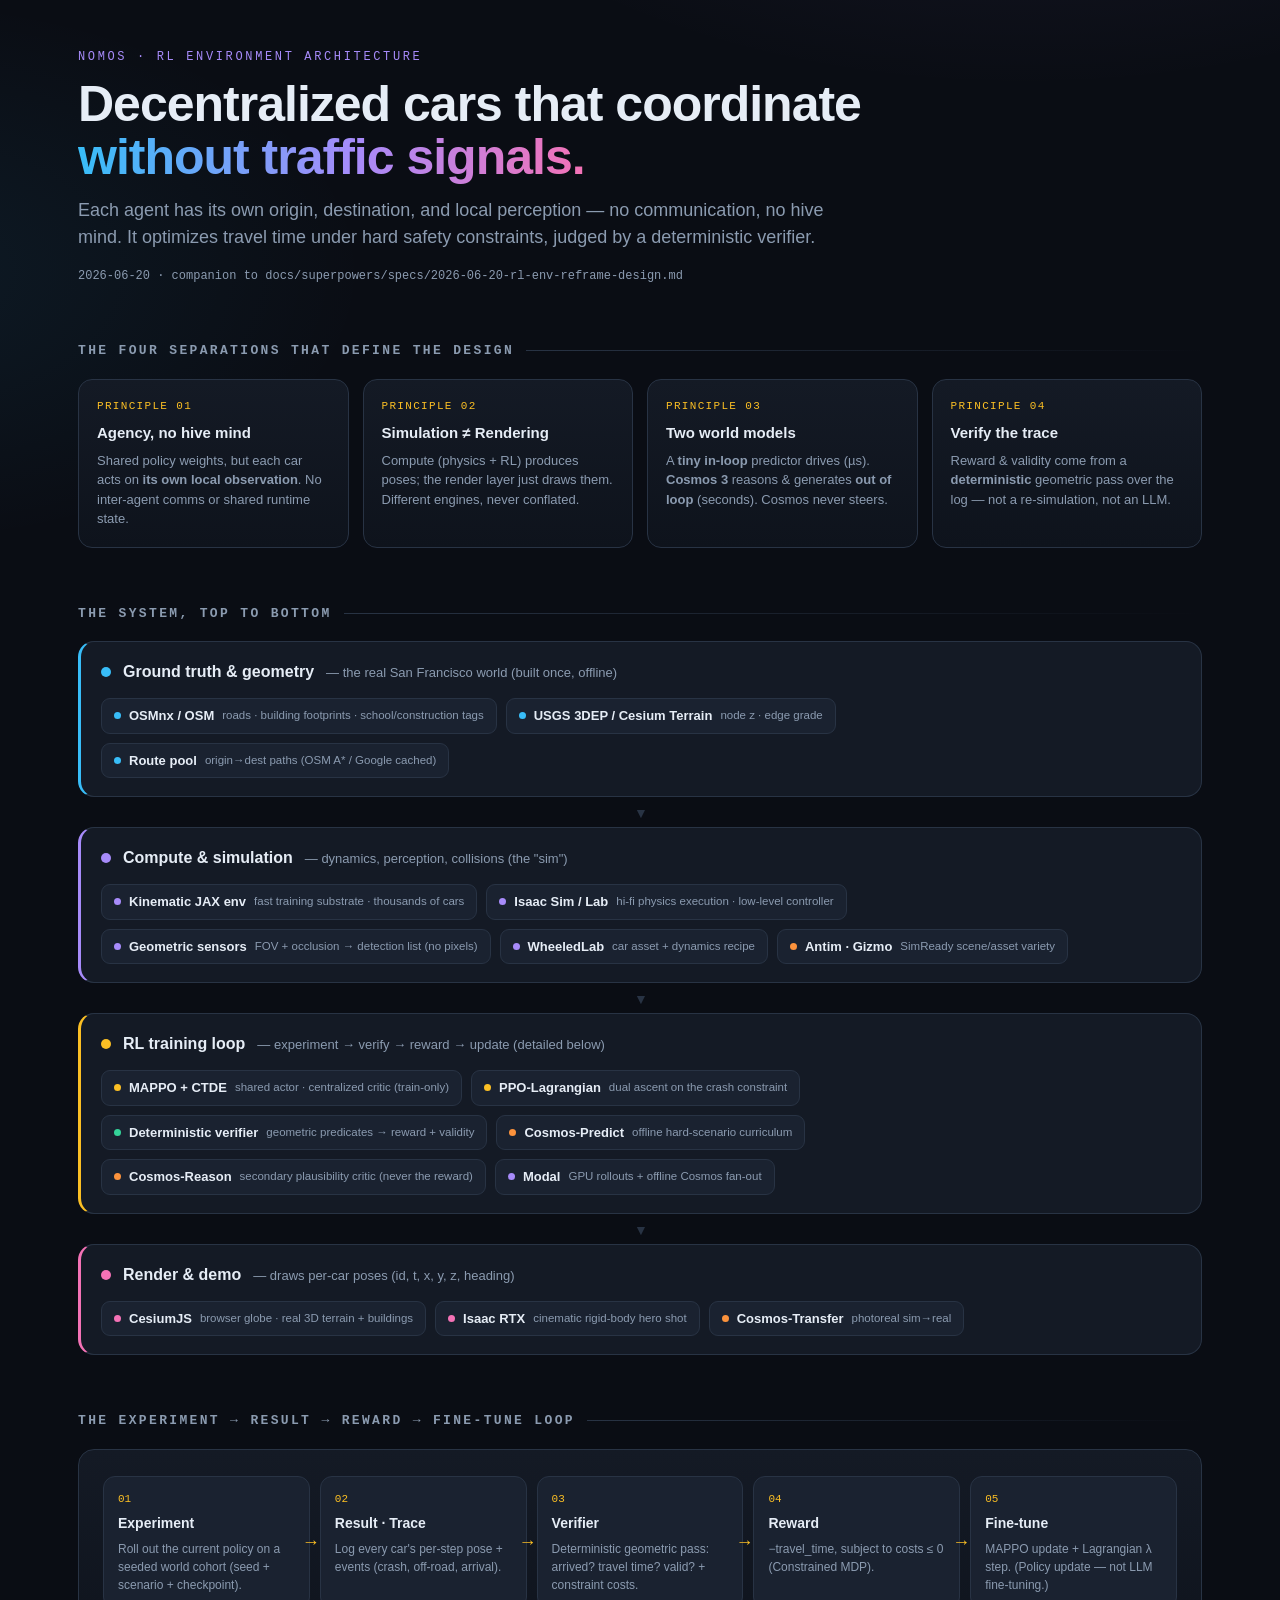
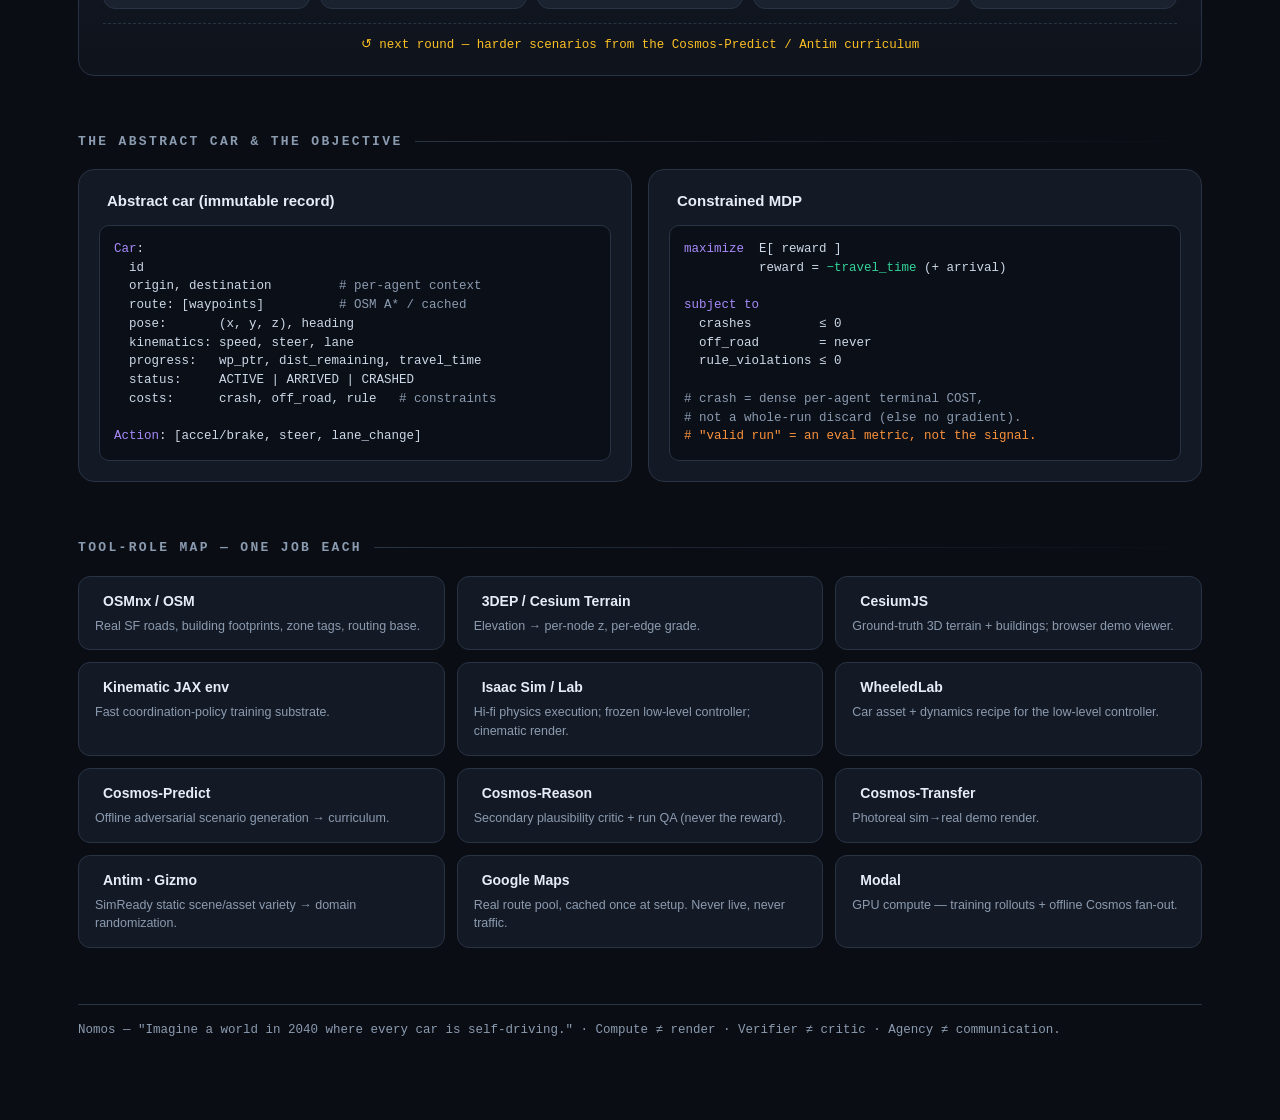
<file: docs/architecture.html>
<!DOCTYPE html>
<html lang="en">
<head>
<meta charset="UTF-8" />
<meta name="viewport" content="width=device-width, initial-scale=1.0" />
<title>Nomos — RL Environment Architecture</title>
<style>
  :root {
    --bg: #0a0d14;
    --bg2: #0e131c;
    --card: #141a25;
    --card2: #1a2230;
    --ink: #e6edf6;
    --muted: #8b9bb0;
    --line: #283344;
    --data: #38bdf8;     /* ground truth / geometry */
    --sim: #a78bfa;      /* compute / sim */
    --loop: #fbbf24;     /* rl loop */
    --verify: #34d399;   /* verifier */
    --render: #f472b6;   /* render / demo */
    --cosmos: #fb923c;   /* foundation models */
    --mono: ui-monospace, SFMono-Regular, "SF Mono", Menlo, Consolas, monospace;
  }
  * { box-sizing: border-box; }
  body {
    margin: 0;
    font-family: -apple-system, BlinkMacSystemFont, "Segoe UI", Roboto, Helvetica, Arial, sans-serif;
    color: var(--ink);
    background:
      radial-gradient(1100px 600px at 80% -10%, rgba(167,139,250,.10), transparent 60%),
      radial-gradient(900px 500px at -10% 10%, rgba(56,189,248,.08), transparent 55%),
      var(--bg);
    line-height: 1.5;
    -webkit-font-smoothing: antialiased;
  }
  .wrap { max-width: 1180px; margin: 0 auto; padding: 48px 28px 80px; }

  header.hero { margin-bottom: 40px; }
  .eyebrow {
    font-family: var(--mono); font-size: 12px; letter-spacing: .22em;
    text-transform: uppercase; color: var(--sim); margin: 0 0 12px;
  }
  h1 { font-size: clamp(30px, 4.4vw, 50px); line-height: 1.05; margin: 0 0 14px; font-weight: 800; letter-spacing: -.02em; }
  h1 .accent { background: linear-gradient(90deg, var(--data), var(--sim) 55%, var(--render)); -webkit-background-clip: text; background-clip: text; color: transparent; }
  .lede { color: var(--muted); font-size: 18px; max-width: 760px; margin: 0; }
  .meta { font-family: var(--mono); font-size: 12px; color: var(--muted); margin-top: 16px; }

  h2 {
    font-size: 13px; font-family: var(--mono); letter-spacing: .18em; text-transform: uppercase;
    color: var(--muted); margin: 56px 0 18px; display: flex; align-items: center; gap: 12px;
  }
  h2::after { content: ""; flex: 1; height: 1px; background: linear-gradient(90deg, var(--line), transparent); }

  /* principles strip */
  .principles { display: grid; grid-template-columns: repeat(4, 1fr); gap: 14px; }
  .pr {
    background: linear-gradient(180deg, var(--card), var(--bg2));
    border: 1px solid var(--line); border-radius: 14px; padding: 18px;
  }
  .pr .tag { font-family: var(--mono); font-size: 11px; letter-spacing: .12em; text-transform: uppercase; color: var(--loop); }
  .pr h3 { font-size: 15px; margin: 8px 0 6px; }
  .pr p { font-size: 13px; color: var(--muted); margin: 0; }

  /* layered stack */
  .stack { display: flex; flex-direction: column; gap: 0; }
  .layer {
    background: var(--card); border: 1px solid var(--line); border-radius: 16px;
    padding: 18px 20px; position: relative;
  }
  .layer + .layer { margin-top: 30px; }
  .layer::before {
    content: "▼"; position: absolute; top: -25px; left: 50%; transform: translateX(-50%);
    color: var(--line); font-size: 14px;
  }
  .layer:first-child::before { content: none; }
  .layer-head { display: flex; align-items: baseline; gap: 12px; margin-bottom: 14px; }
  .layer-head .dot { width: 10px; height: 10px; border-radius: 50%; flex: none; }
  .layer-head .name { font-weight: 700; font-size: 16px; }
  .layer-head .role { color: var(--muted); font-size: 13px; }
  .chips { display: flex; flex-wrap: wrap; gap: 9px; }
  .chip {
    font-size: 13px; padding: 7px 12px; border-radius: 9px;
    background: var(--card2); border: 1px solid var(--line); color: var(--ink);
    display: inline-flex; align-items: center; gap: 8px;
  }
  .chip b { font-weight: 600; }
  .chip small { color: var(--muted); font-size: 11.5px; }
  .chip .led { width: 7px; height: 7px; border-radius: 50%; flex: none; }

  .L-data  { border-left: 3px solid var(--data); }
  .L-sim   { border-left: 3px solid var(--sim); }
  .L-loop  { border-left: 3px solid var(--loop); }
  .L-render{ border-left: 3px solid var(--render); }
  .d-data{background:var(--data);} .d-sim{background:var(--sim);}
  .d-loop{background:var(--loop);} .d-render{background:var(--render);}
  .d-cosmos{background:var(--cosmos);} .d-verify{background:var(--verify);}

  /* rl loop pipeline */
  .loopwrap { background: linear-gradient(180deg, var(--card), var(--bg2)); border: 1px solid var(--line); border-radius: 16px; padding: 26px 24px 20px; }
  .pipe { display: grid; grid-template-columns: repeat(5, 1fr); gap: 10px; align-items: stretch; }
  .stage { background: var(--card2); border: 1px solid var(--line); border-radius: 12px; padding: 14px; position: relative; }
  .stage .n { font-family: var(--mono); font-size: 11px; color: var(--loop); }
  .stage h4 { margin: 6px 0 6px; font-size: 14px; }
  .stage p { margin: 0; font-size: 12px; color: var(--muted); }
  .pipe .stage:not(:last-child)::after {
    content: "→"; position: absolute; right: -11px; top: 50%; transform: translateY(-50%);
    color: var(--loop); font-size: 18px; z-index: 2;
  }
  .return {
    margin-top: 14px; text-align: center; font-size: 12.5px; color: var(--loop);
    font-family: var(--mono); border-top: 1px dashed var(--line); padding-top: 12px;
  }

  /* two-column: car model + cmdp */
  .duo { display: grid; grid-template-columns: 1fr 1fr; gap: 16px; }
  .panel { background: var(--card); border: 1px solid var(--line); border-radius: 16px; padding: 20px; }
  .panel h3 { margin: 0 0 12px; font-size: 15px; display: flex; align-items: center; gap: 8px; }
  pre {
    margin: 0; font-family: var(--mono); font-size: 12.5px; color: #cdd9e8;
    background: #0b0f17; border: 1px solid var(--line); border-radius: 10px; padding: 14px; overflow-x: auto;
  }
  .key { color: var(--sim); } .str { color: var(--verify); } .cmt { color: var(--muted); } .warn { color: var(--cosmos); }

  /* tool grid */
  .tools { display: grid; grid-template-columns: repeat(3, 1fr); gap: 12px; }
  .tool { background: var(--card); border: 1px solid var(--line); border-radius: 12px; padding: 14px 16px; }
  .tool .t { font-weight: 700; font-size: 14px; display: flex; align-items: center; gap: 8px; }
  .tool .j { color: var(--muted); font-size: 12.5px; margin-top: 5px; }

  footer { margin-top: 56px; color: var(--muted); font-size: 12.5px; font-family: var(--mono); border-top: 1px solid var(--line); padding-top: 16px; }

  @media (max-width: 900px) {
    .principles, .tools { grid-template-columns: 1fr 1fr; }
    .pipe { grid-template-columns: 1fr; }
    .pipe .stage:not(:last-child)::after { content: "↓"; right: 50%; top: auto; bottom: -16px; transform: translateX(50%); }
    .duo { grid-template-columns: 1fr; }
  }
  @media (max-width: 560px) { .principles, .tools { grid-template-columns: 1fr; } }
</style>
</head>
<body>
<div class="wrap">

  <header class="hero">
    <p class="eyebrow">Nomos · RL Environment Architecture</p>
    <h1>Decentralized cars that coordinate<br><span class="accent">without traffic signals.</span></h1>
    <p class="lede">Each agent has its own origin, destination, and local perception — no communication, no hive mind. It optimizes travel time under hard safety constraints, judged by a deterministic verifier.</p>
    <p class="meta">2026-06-20 · companion to docs/superpowers/specs/2026-06-20-rl-env-reframe-design.md</p>
  </header>

  <!-- PRINCIPLES -->
  <h2>The four separations that define the design</h2>
  <div class="principles">
    <div class="pr">
      <div class="tag">Principle 01</div>
      <h3>Agency, no hive mind</h3>
      <p>Shared policy weights, but each car acts on <b>its own local observation</b>. No inter-agent comms or shared runtime state.</p>
    </div>
    <div class="pr">
      <div class="tag">Principle 02</div>
      <h3>Simulation ≠ Rendering</h3>
      <p>Compute (physics + RL) produces poses; the render layer just draws them. Different engines, never conflated.</p>
    </div>
    <div class="pr">
      <div class="tag">Principle 03</div>
      <h3>Two world models</h3>
      <p>A <b>tiny in-loop</b> predictor drives (µs). <b>Cosmos 3</b> reasons & generates <b>out of loop</b> (seconds). Cosmos never steers.</p>
    </div>
    <div class="pr">
      <div class="tag">Principle 04</div>
      <h3>Verify the trace</h3>
      <p>Reward & validity come from a <b>deterministic</b> geometric pass over the log — not a re-simulation, not an LLM.</p>
    </div>
  </div>

  <!-- SYSTEM STACK -->
  <h2>The system, top to bottom</h2>
  <div class="stack">

    <div class="layer L-data">
      <div class="layer-head"><span class="dot d-data"></span><span class="name">Ground truth &amp; geometry</span><span class="role">— the real San Francisco world (built once, offline)</span></div>
      <div class="chips">
        <span class="chip"><span class="led d-data"></span><b>OSMnx / OSM</b><small>roads · building footprints · school/construction tags</small></span>
        <span class="chip"><span class="led d-data"></span><b>USGS 3DEP / Cesium Terrain</b><small>node z · edge grade</small></span>
        <span class="chip"><span class="led d-data"></span><b>Route pool</b><small>origin→dest paths (OSM A* / Google cached)</small></span>
      </div>
    </div>

    <div class="layer L-sim">
      <div class="layer-head"><span class="dot d-sim"></span><span class="name">Compute &amp; simulation</span><span class="role">— dynamics, perception, collisions (the "sim")</span></div>
      <div class="chips">
        <span class="chip"><span class="led d-sim"></span><b>Kinematic JAX env</b><small>fast training substrate · thousands of cars</small></span>
        <span class="chip"><span class="led d-sim"></span><b>Isaac Sim / Lab</b><small>hi-fi physics execution · low-level controller</small></span>
        <span class="chip"><span class="led d-sim"></span><b>Geometric sensors</b><small>FOV + occlusion → detection list (no pixels)</small></span>
        <span class="chip"><span class="led d-sim"></span><b>WheeledLab</b><small>car asset + dynamics recipe</small></span>
        <span class="chip"><span class="led d-cosmos"></span><b>Antim · Gizmo</b><small>SimReady scene/asset variety</small></span>
      </div>
    </div>

    <div class="layer L-loop">
      <div class="layer-head"><span class="dot d-loop"></span><span class="name">RL training loop</span><span class="role">— experiment → verify → reward → update (detailed below)</span></div>
      <div class="chips">
        <span class="chip"><span class="led d-loop"></span><b>MAPPO + CTDE</b><small>shared actor · centralized critic (train-only)</small></span>
        <span class="chip"><span class="led d-loop"></span><b>PPO-Lagrangian</b><small>dual ascent on the crash constraint</small></span>
        <span class="chip"><span class="led d-verify"></span><b>Deterministic verifier</b><small>geometric predicates → reward + validity</small></span>
        <span class="chip"><span class="led d-cosmos"></span><b>Cosmos-Predict</b><small>offline hard-scenario curriculum</small></span>
        <span class="chip"><span class="led d-cosmos"></span><b>Cosmos-Reason</b><small>secondary plausibility critic (never the reward)</small></span>
        <span class="chip"><span class="led d-sim"></span><b>Modal</b><small>GPU rollouts + offline Cosmos fan-out</small></span>
      </div>
    </div>

    <div class="layer L-render">
      <div class="layer-head"><span class="dot d-render"></span><span class="name">Render &amp; demo</span><span class="role">— draws per-car poses (id, t, x, y, z, heading)</span></div>
      <div class="chips">
        <span class="chip"><span class="led d-render"></span><b>CesiumJS</b><small>browser globe · real 3D terrain + buildings</small></span>
        <span class="chip"><span class="led d-render"></span><b>Isaac RTX</b><small>cinematic rigid-body hero shot</small></span>
        <span class="chip"><span class="led d-cosmos"></span><b>Cosmos-Transfer</b><small>photoreal sim→real</small></span>
      </div>
    </div>

  </div>

  <!-- RL LOOP -->
  <h2>The experiment → result → reward → fine-tune loop</h2>
  <div class="loopwrap">
    <div class="pipe">
      <div class="stage"><div class="n">01</div><h4>Experiment</h4><p>Roll out the current policy on a seeded world cohort (seed + scenario + checkpoint).</p></div>
      <div class="stage"><div class="n">02</div><h4>Result · Trace</h4><p>Log every car's per-step pose + events (crash, off-road, arrival).</p></div>
      <div class="stage"><div class="n">03</div><h4>Verifier</h4><p>Deterministic geometric pass: arrived? travel time? valid? + constraint costs.</p></div>
      <div class="stage"><div class="n">04</div><h4>Reward</h4><p>−travel_time, subject to costs ≤ 0 (Constrained MDP).</p></div>
      <div class="stage"><div class="n">05</div><h4>Fine-tune</h4><p>MAPPO update + Lagrangian λ step. (Policy update — not LLM fine-tuning.)</p></div>
    </div>
    <div class="return">↺ next round — harder scenarios from the Cosmos-Predict / Antim curriculum</div>
  </div>

  <!-- CAR MODEL + CMDP -->
  <h2>The abstract car &amp; the objective</h2>
  <div class="duo">
    <div class="panel">
      <h3><span class="dot d-sim"></span>Abstract car (immutable record)</h3>
<pre><span class="key">Car</span>:
  id
  origin, destination         <span class="cmt"># per-agent context</span>
  route: [waypoints]          <span class="cmt"># OSM A* / cached</span>
  pose:       (x, y, z), heading
  kinematics: speed, steer, lane
  progress:   wp_ptr, dist_remaining, travel_time
  status:     ACTIVE | ARRIVED | CRASHED
  costs:      crash, off_road, rule   <span class="cmt"># constraints</span>

<span class="key">Action</span>: [accel/brake, steer, lane_change]</pre>
    </div>
    <div class="panel">
      <h3><span class="dot d-verify"></span>Constrained MDP</h3>
<pre><span class="key">maximize</span>  E[ reward ]
          reward = <span class="str">−travel_time</span> (+ arrival)

<span class="key">subject to</span>
  crashes         ≤ 0
  off_road        = never
  rule_violations ≤ 0

<span class="cmt"># crash = dense per-agent terminal COST,</span>
<span class="cmt"># not a whole-run discard (else no gradient).</span>
<span class="warn"># "valid run" = an eval metric, not the signal.</span></pre>
    </div>
  </div>

  <!-- TOOL MAP -->
  <h2>Tool-role map — one job each</h2>
  <div class="tools">
    <div class="tool"><div class="t"><span class="dot d-data"></span>OSMnx / OSM</div><div class="j">Real SF roads, building footprints, zone tags, routing base.</div></div>
    <div class="tool"><div class="t"><span class="dot d-data"></span>3DEP / Cesium Terrain</div><div class="j">Elevation → per-node z, per-edge grade.</div></div>
    <div class="tool"><div class="t"><span class="dot d-render"></span>CesiumJS</div><div class="j">Ground-truth 3D terrain + buildings; browser demo viewer.</div></div>
    <div class="tool"><div class="t"><span class="dot d-sim"></span>Kinematic JAX env</div><div class="j">Fast coordination-policy training substrate.</div></div>
    <div class="tool"><div class="t"><span class="dot d-sim"></span>Isaac Sim / Lab</div><div class="j">Hi-fi physics execution; frozen low-level controller; cinematic render.</div></div>
    <div class="tool"><div class="t"><span class="dot d-sim"></span>WheeledLab</div><div class="j">Car asset + dynamics recipe for the low-level controller.</div></div>
    <div class="tool"><div class="t"><span class="dot d-cosmos"></span>Cosmos-Predict</div><div class="j">Offline adversarial scenario generation → curriculum.</div></div>
    <div class="tool"><div class="t"><span class="dot d-cosmos"></span>Cosmos-Reason</div><div class="j">Secondary plausibility critic + run QA (never the reward).</div></div>
    <div class="tool"><div class="t"><span class="dot d-cosmos"></span>Cosmos-Transfer</div><div class="j">Photoreal sim→real demo render.</div></div>
    <div class="tool"><div class="t"><span class="dot d-cosmos"></span>Antim · Gizmo</div><div class="j">SimReady static scene/asset variety → domain randomization.</div></div>
    <div class="tool"><div class="t"><span class="dot d-data"></span>Google Maps</div><div class="j">Real route pool, cached once at setup. Never live, never traffic.</div></div>
    <div class="tool"><div class="t"><span class="dot d-sim"></span>Modal</div><div class="j">GPU compute — training rollouts + offline Cosmos fan-out.</div></div>
  </div>

  <footer>
    Nomos — "Imagine a world in 2040 where every car is self-driving." · Compute ≠ render · Verifier ≠ critic · Agency ≠ communication.
  </footer>

</div>
</body>
</html>
</file>
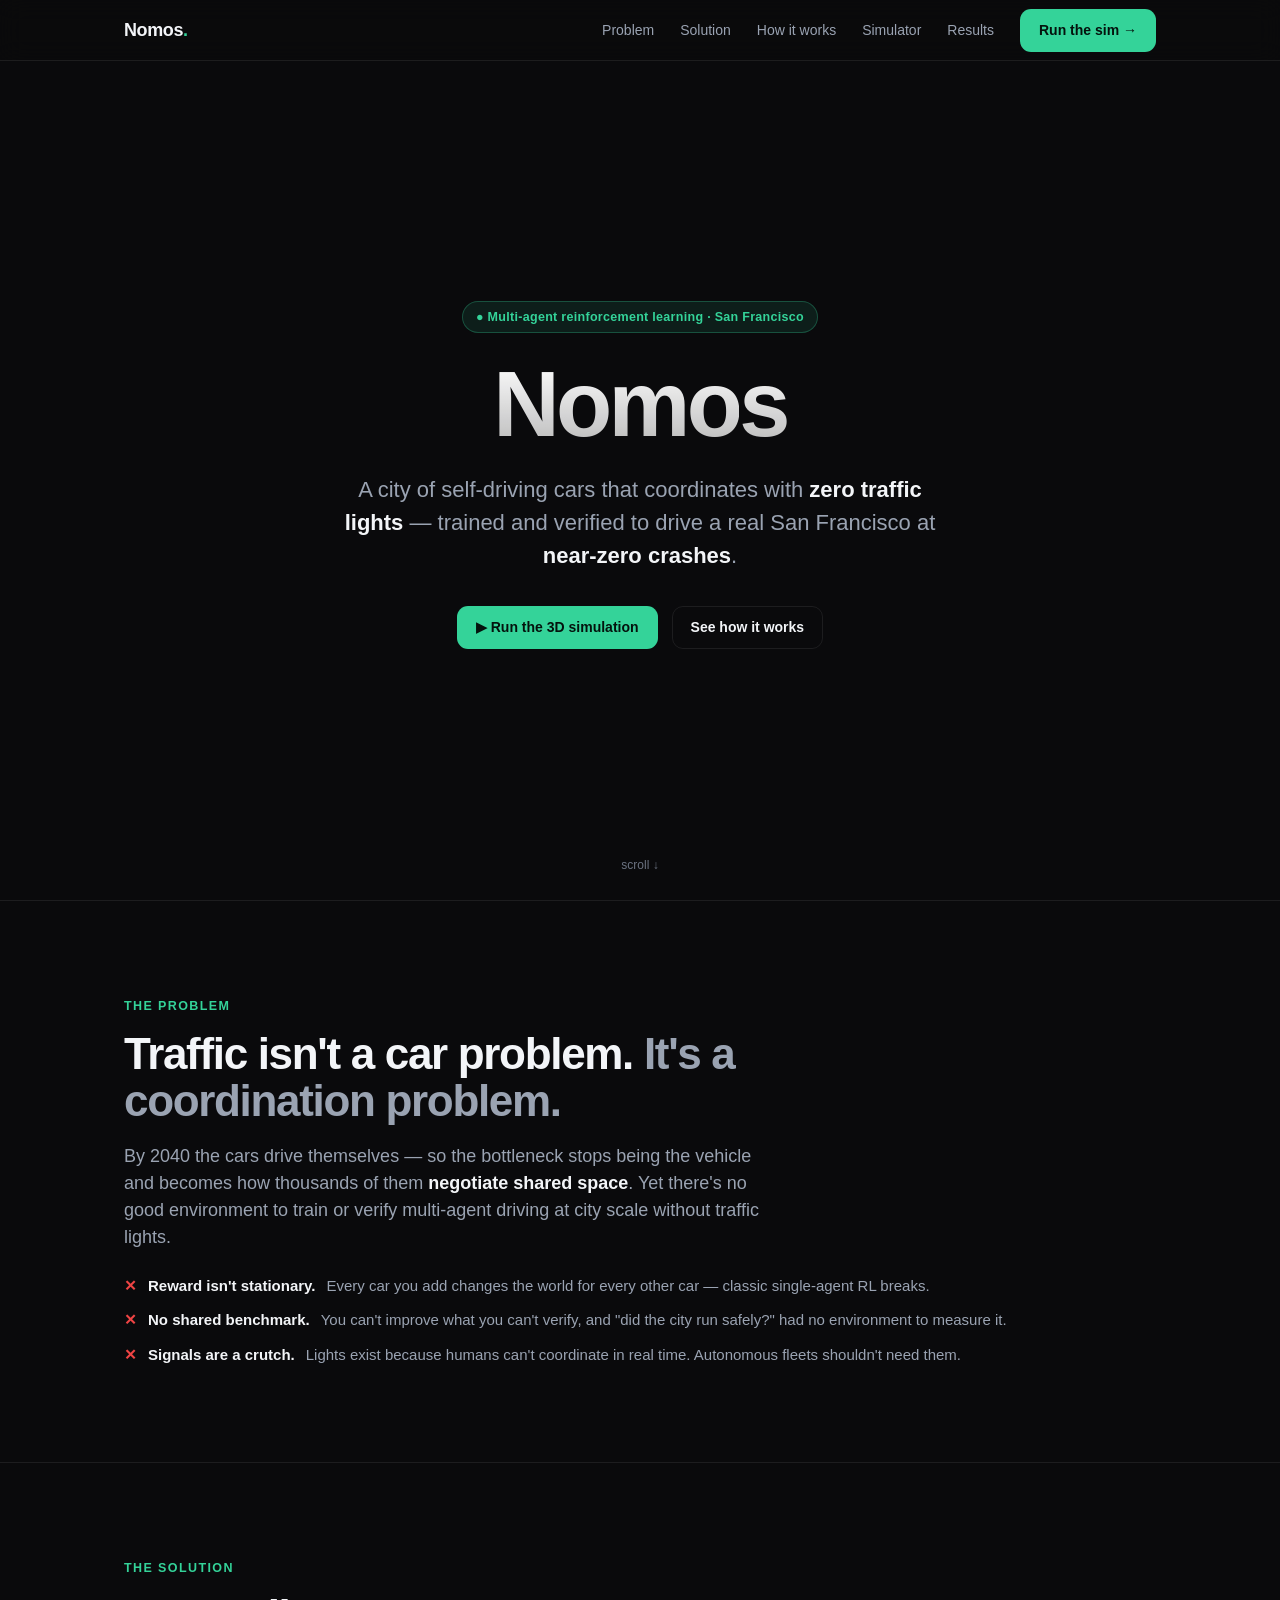
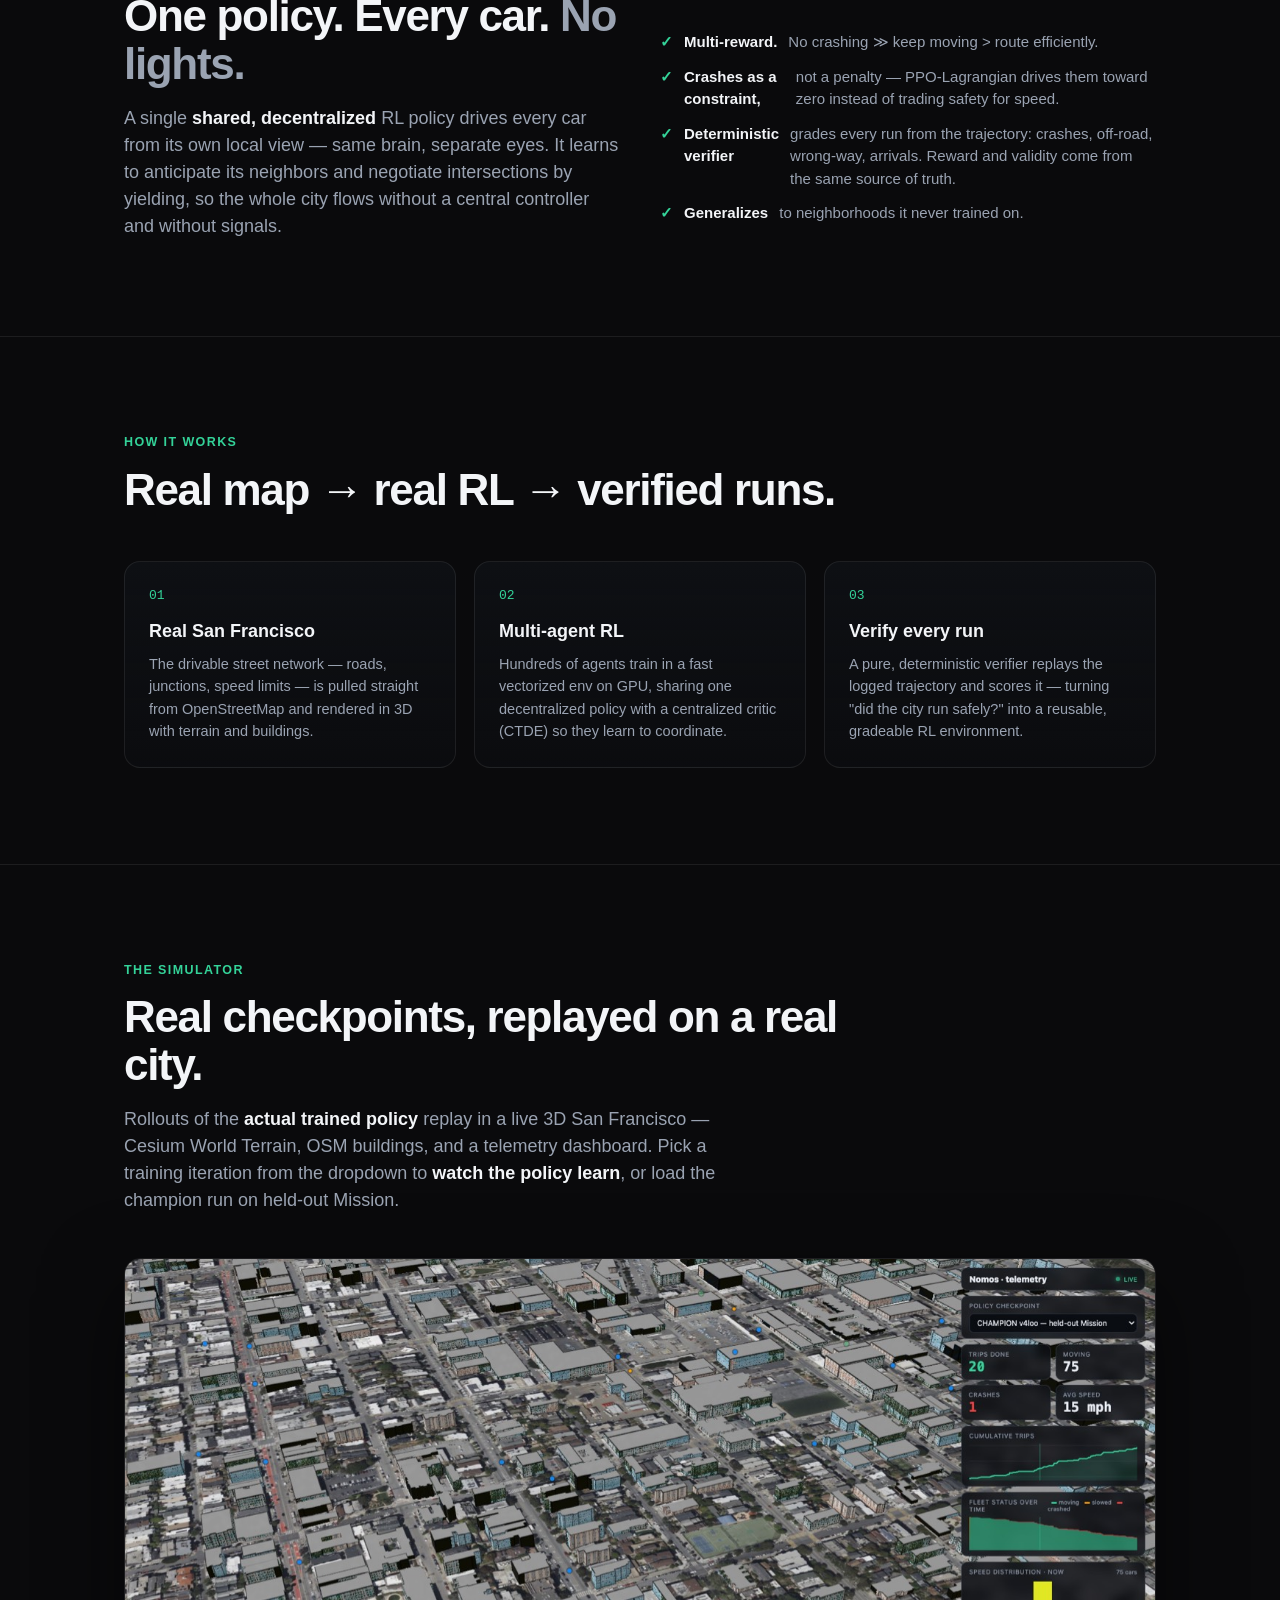
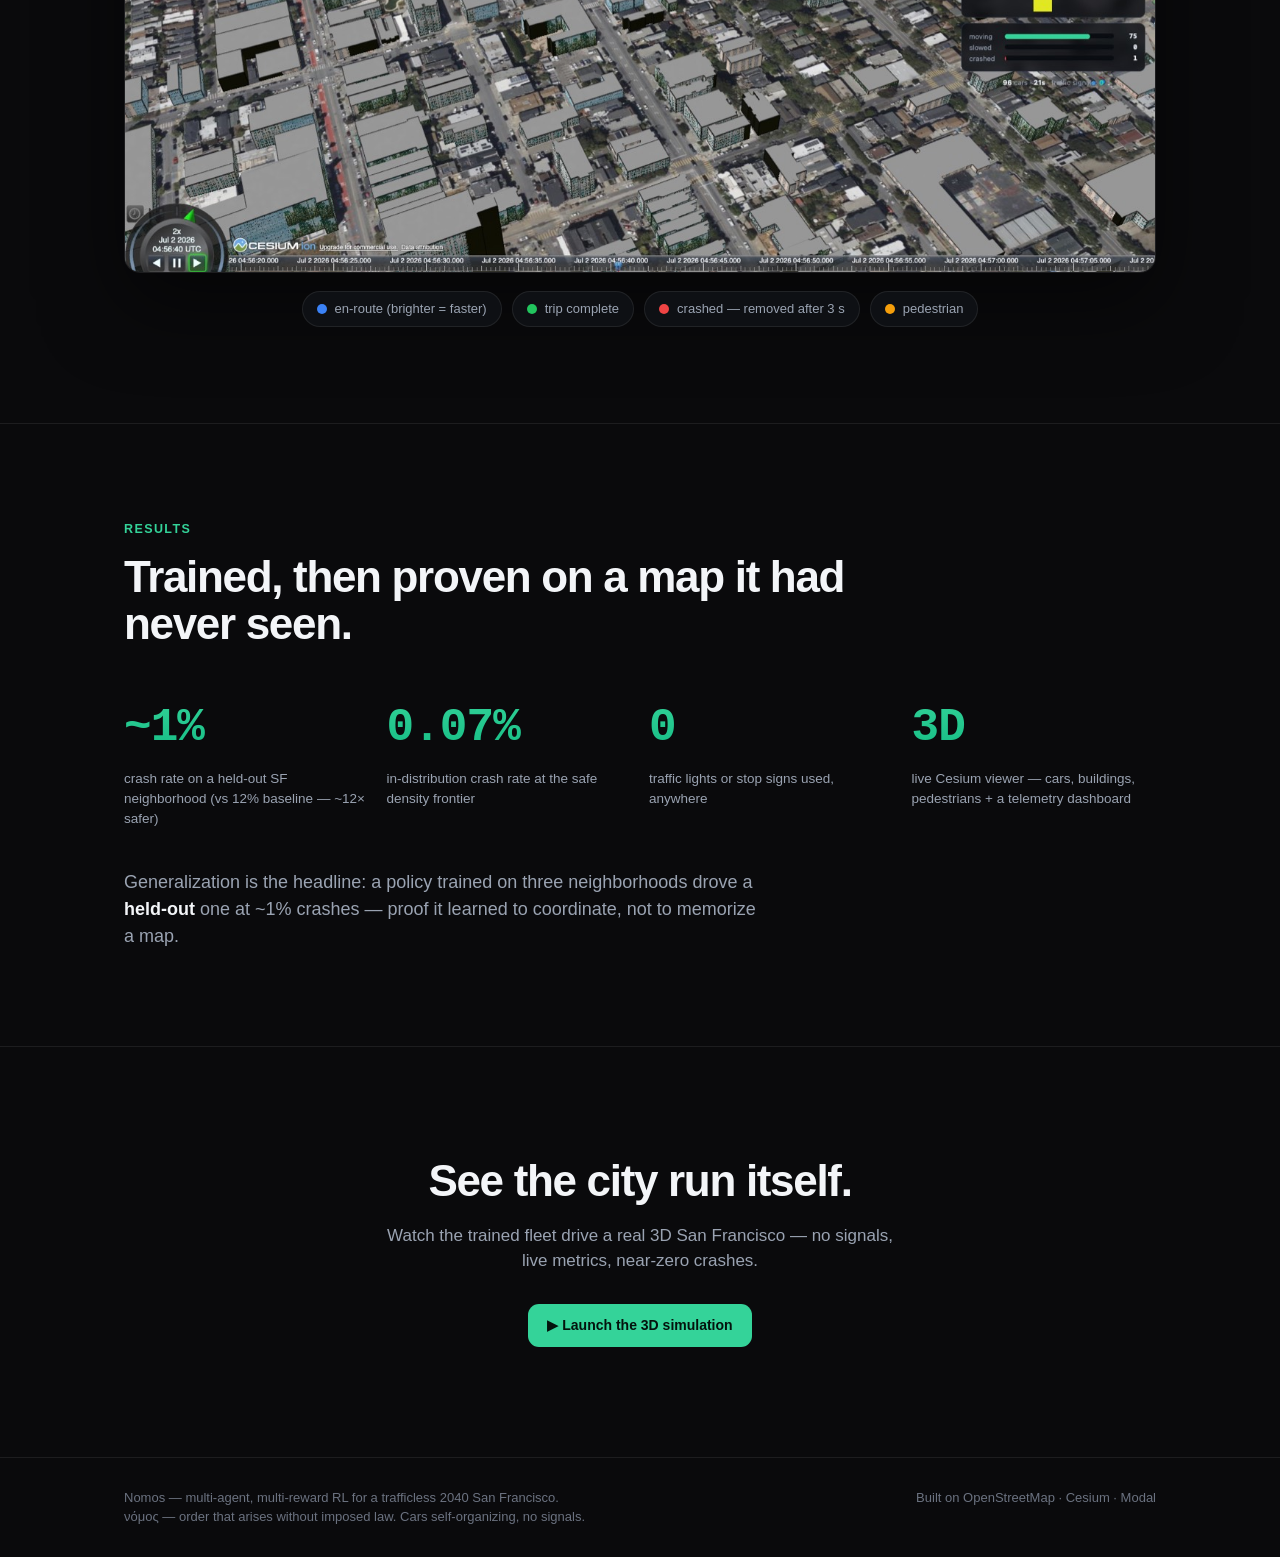
<file: smoothride/demo/landing.html>
<!DOCTYPE html>
<html lang="en">
<head>
<meta charset="utf-8" />
<meta name="viewport" content="width=device-width, initial-scale=1" />
<title>Nomos — RL for a trafficless city</title>
<style>
  :root{
    --bg:#0a0a0c; --bg2:#0e1014; --ink:#f3f5f8; --mut:#9aa3b2; --mut2:#6b7280;
    --line:rgba(255,255,255,.08); --grn:#34d399; --grn2:#10b981; --amber:#f59e0b;
    --sans:-apple-system,BlinkMacSystemFont,"Segoe UI",Inter,Roboto,sans-serif;
    --mono:ui-monospace,SFMono-Regular,Menlo,monospace;
  }
  *{box-sizing:border-box;margin:0;padding:0}
  html{scroll-behavior:smooth}
  body{background:var(--bg);color:var(--ink);font-family:var(--sans);-webkit-font-smoothing:antialiased;line-height:1.5}
  a{color:inherit;text-decoration:none}
  .wrap{max-width:1080px;margin:0 auto;padding:0 24px}

  /* nav */
  nav{position:fixed;top:0;left:0;right:0;z-index:50;backdrop-filter:blur(12px);
    background:rgba(10,10,12,.6);border-bottom:1px solid var(--line)}
  nav .wrap{display:flex;align-items:center;justify-content:space-between;height:60px}
  .brand{font-weight:800;font-size:18px;letter-spacing:-.4px}
  .brand b{color:var(--grn)}
  .nav-links{display:flex;gap:26px;align-items:center;font-size:14px;color:var(--mut)}
  .nav-links a:hover{color:var(--ink)}
  .btn{display:inline-flex;align-items:center;gap:8px;background:var(--grn);color:#04130d;font-weight:700;
    font-size:14px;padding:10px 18px;border-radius:11px;transition:.2s;border:1px solid transparent}
  .btn:hover{filter:brightness(1.08);transform:translateY(-1px)}
  .btn.ghost{background:transparent;color:var(--ink);border-color:var(--line)}
  .btn.ghost:hover{background:rgba(255,255,255,.05)}
  .nav-links .btn{color:#04130d}

  /* hero */
  .hero{position:relative;min-height:100vh;display:flex;align-items:center;justify-content:center;overflow:hidden;text-align:center}
  .paths{position:absolute;inset:0;pointer-events:none}
  .paths svg{width:100%;height:100%}
  .paths path{fill:none;stroke:var(--grn)}
  .hero-inner{position:relative;z-index:2;max-width:880px;padding:90px 24px 40px}
  .eyebrow{display:inline-flex;align-items:center;gap:8px;font-size:12.5px;font-weight:600;letter-spacing:.3px;
    color:var(--grn);background:rgba(52,211,153,.1);border:1px solid rgba(52,211,153,.28);
    padding:6px 13px;border-radius:99px;margin-bottom:26px;opacity:0;animation:fade .8s .1s forwards}
  h1.title{font-size:clamp(44px,8vw,92px);font-weight:800;letter-spacing:-.04em;line-height:.98}
  h1.title .ltr{display:inline-block;opacity:0;transform:translateY(60px);
    background:linear-gradient(180deg,#fff,rgba(255,255,255,.72));-webkit-background-clip:text;background-clip:text;color:transparent}
  .lede{font-size:clamp(17px,2.4vw,22px);color:var(--mut);max-width:620px;margin:24px auto 0;opacity:0;animation:fade 1s 1s forwards}
  .lede b{color:var(--ink);font-weight:600}
  .cta-row{display:flex;gap:14px;justify-content:center;flex-wrap:wrap;margin-top:34px;opacity:0;animation:fade 1s 1.25s forwards}
  .scrollcue{position:absolute;bottom:26px;left:50%;transform:translateX(-50%);color:var(--mut2);font-size:12px;z-index:2;
    opacity:0;animation:fade 1s 1.8s forwards}
  @keyframes fade{to{opacity:1}}

  /* sections */
  section{padding:96px 0;border-top:1px solid var(--line)}
  .kicker{font-size:12.5px;font-weight:700;letter-spacing:1.4px;text-transform:uppercase;color:var(--grn);margin-bottom:14px}
  h2{font-size:clamp(28px,4vw,44px);font-weight:800;letter-spacing:-.03em;line-height:1.08;max-width:760px}
  h2 .dim{color:var(--mut)}
  .lead{font-size:18px;color:var(--mut);max-width:640px;margin-top:18px}
  .lead b{color:var(--ink);font-weight:600}

  .grid{display:grid;gap:18px;margin-top:48px}
  .g3{grid-template-columns:repeat(3,1fr)}
  .g2{grid-template-columns:1.1fr .9fr}
  .g4{grid-template-columns:repeat(4,1fr)}
  @media(max-width:840px){.g3,.g2,.g4{grid-template-columns:1fr}}
  .card{background:linear-gradient(180deg,var(--bg2),rgba(14,16,20,.4));border:1px solid var(--line);
    border-radius:16px;padding:24px;transition:.2s}
  .card:hover{border-color:rgba(52,211,153,.35);transform:translateY(-2px)}
  .card .n{font-family:var(--mono);font-size:13px;color:var(--grn);margin-bottom:12px}
  .card h3{font-size:18px;font-weight:700;margin-bottom:8px}
  .card p{font-size:14.5px;color:var(--mut);line-height:1.55}

  /* stats */
  .stats{display:grid;grid-template-columns:repeat(4,1fr);gap:18px;margin-top:46px}
  @media(max-width:840px){.stats{grid-template-columns:1fr 1fr}}
  .stat{text-align:left}
  .stat .v{font-family:var(--mono);font-size:clamp(30px,5vw,46px);font-weight:700;letter-spacing:-.02em;
    background:linear-gradient(180deg,var(--grn),var(--grn2));-webkit-background-clip:text;background-clip:text;color:transparent}
  .stat .l{font-size:13.5px;color:var(--mut);margin-top:6px}

  /* simulator shot */
  .shot{display:block;width:100%;border-radius:16px;border:1px solid var(--line);margin-top:44px;
    box-shadow:0 30px 80px rgba(0,0,0,.5);transition:.25s}
  a:hover .shot{border-color:rgba(52,211,153,.4);transform:translateY(-3px)}
  .legend{display:flex;gap:10px;flex-wrap:wrap;margin-top:18px;justify-content:center}
  .legend span{display:inline-flex;align-items:center;gap:8px;font-size:13px;color:var(--mut);
    background:var(--bg2);border:1px solid var(--line);border-radius:99px;padding:7px 14px}
  .legend i{width:10px;height:10px;border-radius:50%}

  .split{display:grid;grid-template-columns:1fr 1fr;gap:40px;align-items:center}
  @media(max-width:840px){.split{grid-template-columns:1fr}}
  .badlist,.goodlist{list-style:none;display:flex;flex-direction:column;gap:12px;margin-top:24px}
  .badlist li,.goodlist li{display:flex;gap:11px;font-size:15px;color:var(--mut);align-items:flex-start}
  .badlist li::before{content:"✕";color:#ef4444;font-weight:700}
  .goodlist li::before{content:"✓";color:var(--grn);font-weight:700}
  .goodlist li b,.badlist li b{color:var(--ink);font-weight:600}

  /* final cta */
  .final{text-align:center;padding:110px 0}
  .final h2{margin:0 auto}
  .final p{color:var(--mut);margin:18px auto 0;max-width:520px;font-size:17px}
  footer{border-top:1px solid var(--line);padding:30px 0;color:var(--mut2);font-size:13px}
  footer .wrap{display:flex;justify-content:space-between;flex-wrap:wrap;gap:10px}
</style>
</head>
<body>
<nav><div class="wrap">
  <div class="brand" title="νόμος — order that arises without imposed law">Nomos<b>.</b></div>
  <div class="nav-links">
    <a href="#problem">Problem</a>
    <a href="#solution">Solution</a>
    <a href="#how">How it works</a>
    <a href="#sim">Simulator</a>
    <a href="#results">Results</a>
    <a class="btn" href="cesium/index.html">Run the sim →</a>
  </div>
</div></nav>

<header class="hero">
  <div class="paths" id="paths"></div>
  <div class="hero-inner">
    <div class="eyebrow">● Multi-agent reinforcement learning · San Francisco</div>
    <h1 class="title" id="title">Nomos</h1>
    <p class="lede">A city of self-driving cars that coordinates with <b>zero traffic lights</b> — trained and verified to drive a real San Francisco at <b>near-zero crashes</b>.</p>
    <div class="cta-row">
      <a class="btn" href="cesium/index.html">▶ Run the 3D simulation</a>
      <a class="btn ghost" href="#problem">See how it works</a>
    </div>
  </div>
  <div class="scrollcue">scroll ↓</div>
</header>

<section id="problem"><div class="wrap">
  <div class="kicker">The problem</div>
  <h2>Traffic isn't a car problem. <span class="dim">It's a coordination problem.</span></h2>
  <p class="lead">By 2040 the cars drive themselves — so the bottleneck stops being the vehicle and becomes how thousands of them <b>negotiate shared space</b>. Yet there's no good environment to train or verify multi-agent driving at city scale without traffic lights.</p>
  <ul class="badlist">
    <li><b>Reward isn't stationary.</b> Every car you add changes the world for every other car — classic single-agent RL breaks.</li>
    <li><b>No shared benchmark.</b> You can't improve what you can't verify, and "did the city run safely?" had no environment to measure it.</li>
    <li><b>Signals are a crutch.</b> Lights exist because humans can't coordinate in real time. Autonomous fleets shouldn't need them.</li>
  </ul>
</div></section>

<section id="solution"><div class="wrap">
  <div class="kicker">The solution</div>
  <div class="split">
    <div>
      <h2>One policy. Every car. <span class="dim">No lights.</span></h2>
      <p class="lead">A single <b>shared, decentralized</b> RL policy drives every car from its own local view — same brain, separate eyes. It learns to anticipate its neighbors and negotiate intersections by yielding, so the whole city flows without a central controller and without signals.</p>
    </div>
    <ul class="goodlist">
      <li><b>Multi-reward.</b> No crashing ≫ keep moving > route efficiently.</li>
      <li><b>Crashes as a constraint,</b> not a penalty — PPO-Lagrangian drives them toward zero instead of trading safety for speed.</li>
      <li><b>Deterministic verifier</b> grades every run from the trajectory: crashes, off-road, wrong-way, arrivals. Reward and validity come from the same source of truth.</li>
      <li><b>Generalizes</b> to neighborhoods it never trained on.</li>
    </ul>
  </div>
</div></section>

<section id="how"><div class="wrap">
  <div class="kicker">How it works</div>
  <h2>Real map → real RL → verified runs.</h2>
  <div class="grid g3">
    <div class="card"><div class="n">01</div><h3>Real San Francisco</h3><p>The drivable street network — roads, junctions, speed limits — is pulled straight from OpenStreetMap and rendered in 3D with terrain and buildings.</p></div>
    <div class="card"><div class="n">02</div><h3>Multi-agent RL</h3><p>Hundreds of agents train in a fast vectorized env on GPU, sharing one decentralized policy with a centralized critic (CTDE) so they learn to coordinate.</p></div>
    <div class="card"><div class="n">03</div><h3>Verify every run</h3><p>A pure, deterministic verifier replays the logged trajectory and scores it — turning "did the city run safely?" into a reusable, gradeable RL environment.</p></div>
  </div>
</div></section>

<section id="sim"><div class="wrap">
  <div class="kicker">The simulator</div>
  <h2>Real checkpoints, replayed on a real city.</h2>
  <p class="lead">Rollouts of the <b>actual trained policy</b> replay in a live 3D San Francisco — Cesium World Terrain, OSM buildings, and a telemetry dashboard. Pick a training iteration from the dropdown to <b>watch the policy learn</b>, or load the champion run on held-out Mission.</p>
  <a href="cesium/index.html"><img class="shot" src="sim-shot.jpg" alt="Nomos 3D viewer — the trained fleet driving the Mission district with live telemetry" loading="lazy"></a>
  <div class="legend">
    <span><i style="background:#3b82f6"></i>en-route (brighter = faster)</span>
    <span><i style="background:#22c55e"></i>trip complete</span>
    <span><i style="background:#ef4444"></i>crashed — removed after 3 s</span>
    <span><i style="background:#f59e0b"></i>pedestrian</span>
  </div>
</div></section>

<section id="results"><div class="wrap">
  <div class="kicker">Results</div>
  <h2>Trained, then proven on a map it had never seen.</h2>
  <div class="stats">
    <div class="stat"><div class="v">~1%</div><div class="l">crash rate on a held-out SF neighborhood (vs 12% baseline — ~12× safer)</div></div>
    <div class="stat"><div class="v">0.07%</div><div class="l">in-distribution crash rate at the safe density frontier</div></div>
    <div class="stat"><div class="v">0</div><div class="l">traffic lights or stop signs used, anywhere</div></div>
    <div class="stat"><div class="v">3D</div><div class="l">live Cesium viewer — cars, buildings, pedestrians + a telemetry dashboard</div></div>
  </div>
  <p class="lead" style="margin-top:40px">Generalization is the headline: a policy trained on three neighborhoods drove a <b>held-out</b> one at ~1% crashes — proof it learned to coordinate, not to memorize a map.</p>
</div></section>

<section class="final"><div class="wrap">
  <h2>See the city run itself.</h2>
  <p>Watch the trained fleet drive a real 3D San Francisco — no signals, live metrics, near-zero crashes.</p>
  <div class="cta-row" style="margin-top:30px;animation:none;opacity:1">
    <a class="btn" href="cesium/index.html">▶ Launch the 3D simulation</a>
  </div>
</div></section>

<footer><div class="wrap">
  <div>Nomos — multi-agent, multi-reward RL for a trafficless 2040 San Francisco.<br><span style="color:var(--mut2)">νόμος — order that arises without imposed law. Cars self-organizing, no signals.</span></div>
  <div>Built on OpenStreetMap · Cesium · Modal</div>
</div></footer>

<script>
// ---- animated FloatingPaths background (vanilla port) ----
function buildPaths(position) {
  let p = "";
  for (let i = 0; i < 22; i++) {
    const d = `M-${380 - i * 5 * position} -${189 + i * 6}C-${380 - i * 5 * position} -${189 + i * 6} -${312 - i * 5 * position} ${216 - i * 6} ${152 - i * 5 * position} ${343 - i * 6}C${616 - i * 5 * position} ${470 - i * 6} ${684 - i * 5 * position} ${875 - i * 6} ${684 - i * 5 * position} ${875 - i * 6}`;
    const w = (0.5 + i * 0.03).toFixed(2);
    const op = (0.10 + i * 0.022).toFixed(3);
    const dur = (20 + (i % 10) * 1.4).toFixed(1);
    const dash = 1400;
    p += `<path d="${d}" stroke-width="${w}" stroke-opacity="${op}"
      style="stroke-dasharray:${dash};stroke-dashoffset:${dash};animation:flow ${dur}s linear infinite;animation-delay:-${(i*0.5).toFixed(1)}s"/>`;
  }
  return `<svg viewBox="0 0 696 316" preserveAspectRatio="xMidYMid slice" fill="none">${p}</svg>`;
}
document.getElementById("paths").innerHTML = buildPaths(1) + buildPaths(-1);

// flow keyframes (injected so we can use stroke-dashoffset animation)
const st = document.createElement("style");
st.textContent = "@keyframes flow{0%{stroke-dashoffset:1400;opacity:0}12%{opacity:.55}88%{opacity:.55}100%{stroke-dashoffset:0;opacity:0}}";
document.head.appendChild(st);

// ---- staggered title letters ----
const el = document.getElementById("title"), text = el.textContent;
el.textContent = "";
[...text].forEach((ch, i) => {
  const s = document.createElement("span");
  s.className = "ltr"; s.textContent = ch;
  s.style.animation = "fadeUp .7s forwards";
  s.style.animationDelay = (0.2 + i * 0.05) + "s";
  el.appendChild(s);
});
const st2 = document.createElement("style");
st2.textContent = "@keyframes fadeUp{to{opacity:1;transform:translateY(0)}}";
document.head.appendChild(st2);
</script>
</body>
</html>
</file>
